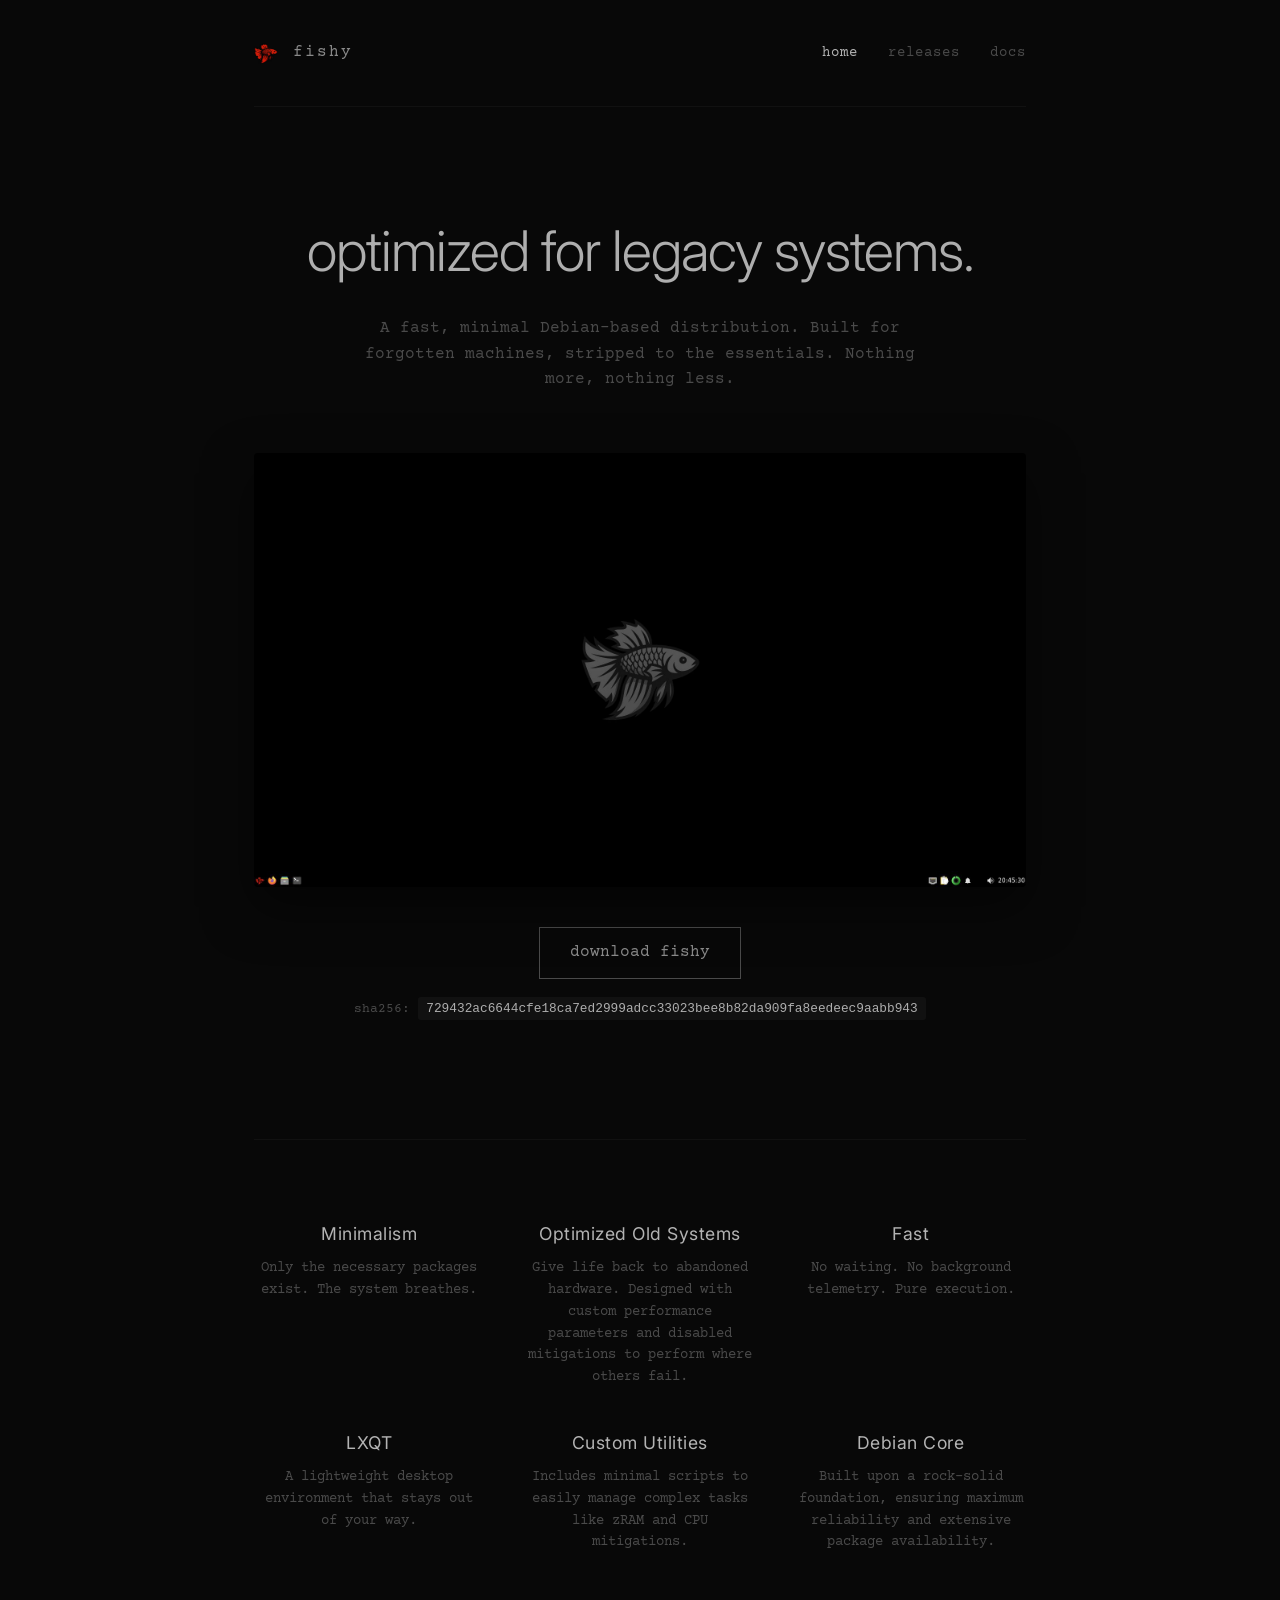
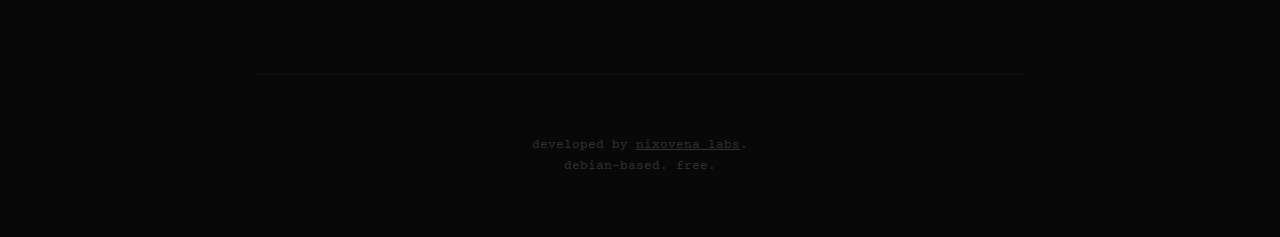
<file: index.html>
<!DOCTYPE html>
<html lang="en">

<head>
    <meta charset="UTF-8">
    <meta name="viewport" content="width=device-width, initial-scale=1.0">
    <title>Fishy Linux</title>
    <link rel="icon" type="image/png" href="Assets/fishy.png">
    <link rel="stylesheet" href="style.css">
</head>

<body>

    <div class="container">
        <!-- Navbar -->
        <nav class="navbar">
            <a href="index.html" class="brand">
                <img src="Assets/fishy.png" alt="Fishy Linux">
                fishy
            </a>
            <ul class="nav-links">
                <li><a href="index.html" style="color: var(--accent);">home</a></li>
                <li><a href="releases.html">releases</a></li>
                <li><a href="docs.html">docs</a></li>
            </ul>
        </nav>

        <!-- Hero -->
        <section class="hero">
            <h1>optimized for legacy systems.</h1>
            <p>A fast, minimal Debian-based distribution. Built for forgotten machines, stripped to the essentials.
                Nothing more, nothing less.</p>

            <div class="desktop-showcase">
                <img src="Assets/fishy-de.jpeg" alt="Fishy Linux Desktop Environment">
            </div>

            <a href="https://sourceforge.net/projects/fishy-linux/files/release/fishylinux-3.0-amd64.iso/download"
                class="btn-download">download fishy</a>

            <div style="margin-top: 20px; font-size: 0.8rem; color: var(--text-secondary);">
                <span>sha256: </span><code
                    style="background: #111; padding: 4px 8px; border-radius: 3px; color: #aeaeae; user-select: all; cursor: copy;">729432ac6644cfe18ca7ed2999adcc33023bee8b82da909fa8eedeec9aabb943</code>
            </div>
        </section>

        <!-- Core Pillars -->
        <section class="features">
            <div class="feature">
                <h3>Minimalism</h3>
                <p>Only the necessary packages exist. The system breathes.</p>
            </div>
            <div class="feature">
                <h3>Optimized Old Systems</h3>
                <p>Give life back to abandoned hardware. Designed with custom performance parameters and disabled
                    mitigations to perform where others fail.</p>
            </div>
            <div class="feature">
                <h3>Fast</h3>
                <p>No waiting. No background telemetry. Pure execution.</p>
            </div>
            <div class="feature">
                <h3>LXQT</h3>
                <p>A lightweight desktop environment that stays out of your way.</p>
            </div>
            <div class="feature">
                <h3>Custom Utilities</h3>
                <p>Includes minimal scripts to easily manage complex tasks like zRAM and CPU mitigations.</p>
            </div>
            <div class="feature">
                <h3>Debian Core</h3>
                <p>Built upon a rock-solid foundation, ensuring maximum reliability and extensive package availability.
                </p>
            </div>
        </section>

        <!-- Footer -->
        <footer class="footer">
            <p>developed by <a href="https://nixovena.org" style="color: inherit; text-decoration: underline;">nixovena
                    labs</a>.</p>
            <p>debian-based. free.</p>
        </footer>
    </div>

</body>

</html>
</file>
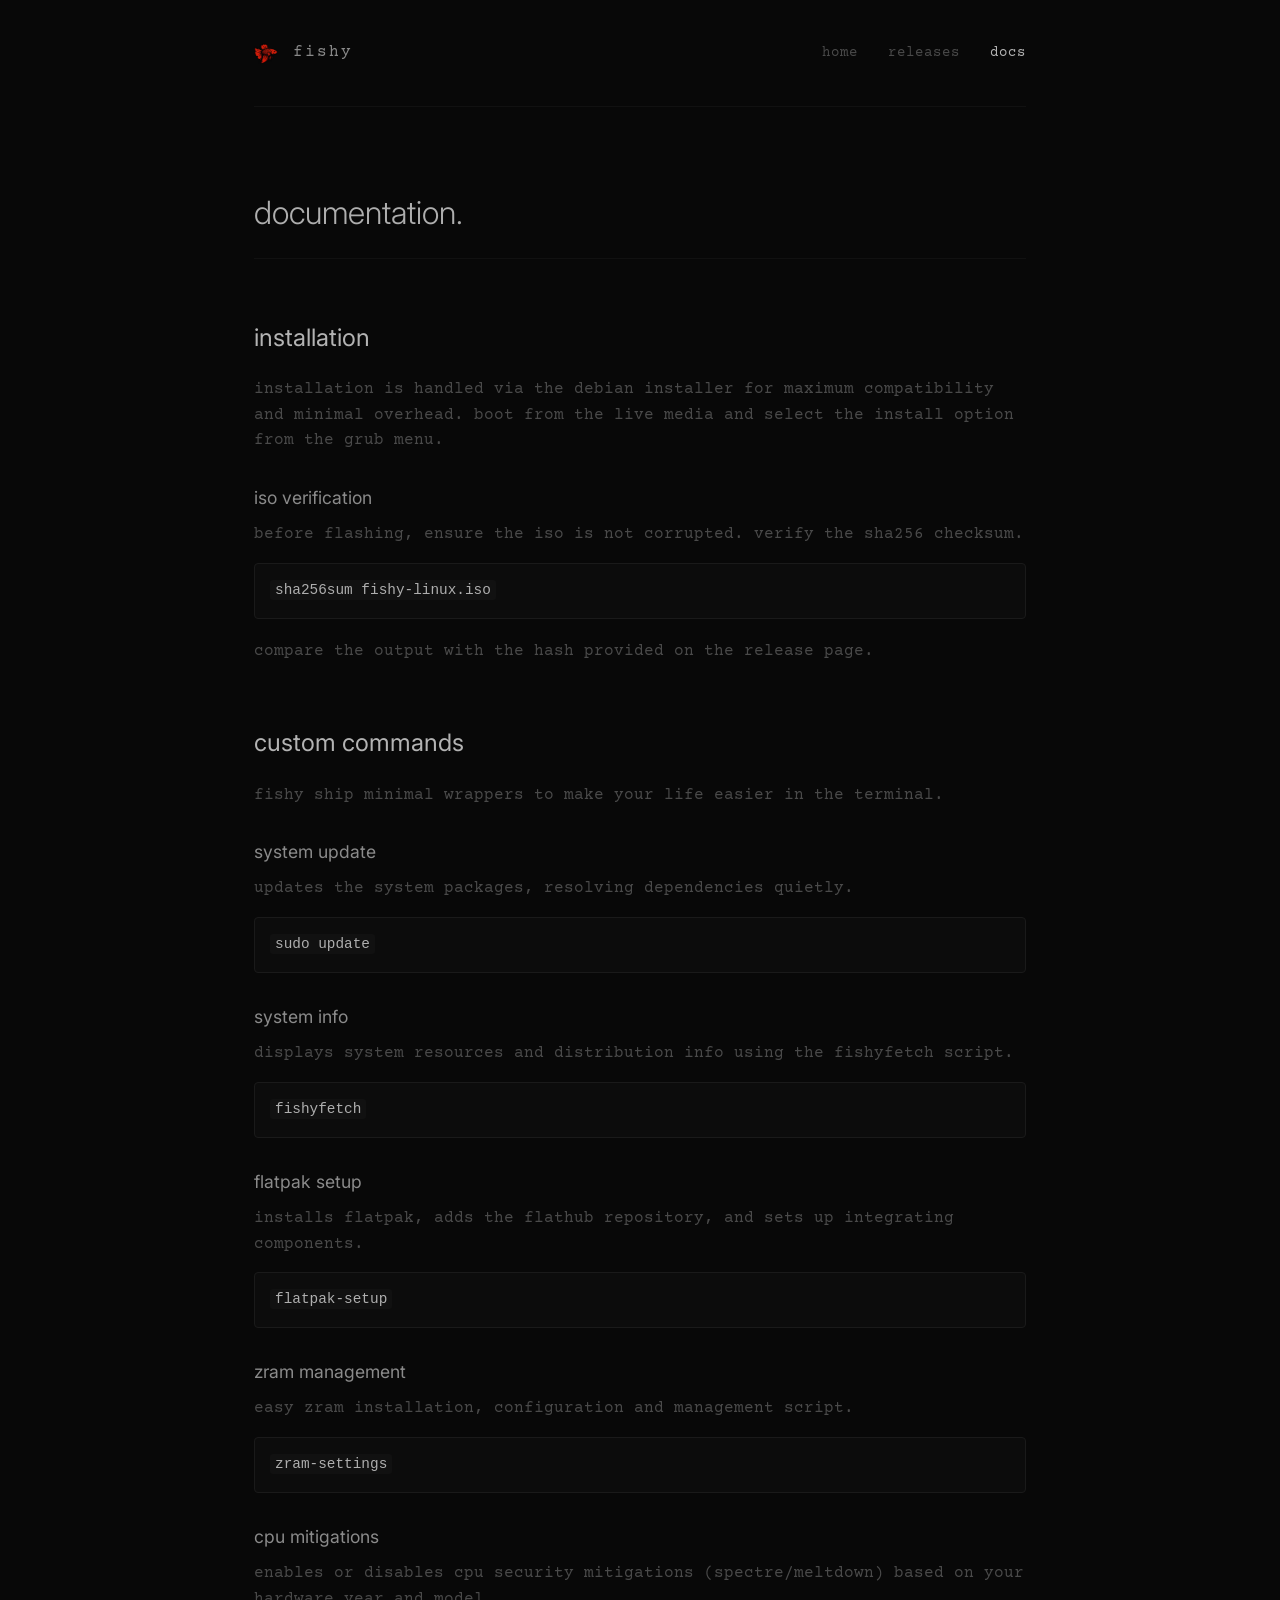
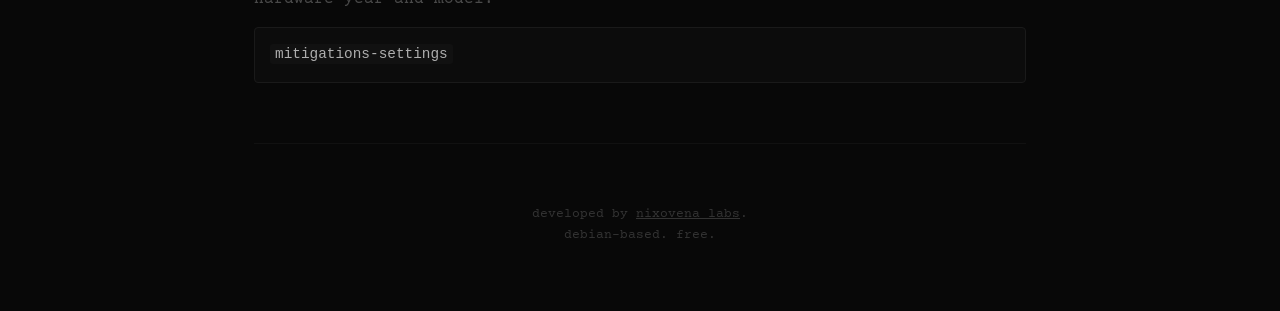
<file: docs.html>
<!DOCTYPE html>
<html lang="en">

<head>
    <meta charset="UTF-8">
    <meta name="viewport" content="width=device-width, initial-scale=1.0">
    <title>Docs - Fishy Linux</title>
    <link rel="icon" type="image/png" href="Assets/fishy.png">
    <link rel="stylesheet" href="style.css">
    <style>
        .page-header {
            margin-top: 80px;
            margin-bottom: 60px;
            border-bottom: 1px solid #111;
            padding-bottom: 20px;
        }

        .page-header h1 {
            font-family: var(--font-sans);
            font-weight: 300;
            color: #aeaeae;
        }

        .doc-section {
            margin-bottom: 60px;
        }

        .doc-section h2 {
            font-family: var(--font-sans);
            font-size: 1.5rem;
            color: var(--accent);
            margin-bottom: 20px;
            font-weight: 400;
        }

        .doc-section h3 {
            font-family: var(--font-sans);
            font-size: 1.1rem;
            color: var(--text-primary);
            margin-top: 30px;
            margin-bottom: 10px;
            font-weight: 400;
        }

        .doc-section p {
            color: var(--text-secondary);
            margin-bottom: 15px;
        }

        pre {
            background-color: #0c0c0c;
            border: 1px solid #1a1a1a;
            padding: 15px;
            border-radius: 4px;
            overflow-x: auto;
            margin-bottom: 20px;
            color: #aeaeae;
            font-family: var(--font-mono);
            font-size: 0.9rem;
        }

        code {
            color: #aeaeae;
            background: #111;
            padding: 2px 5px;
            border-radius: 3px;
        }
    </style>
</head>

<body>

    <div class="container">
        <!-- Navbar -->
        <nav class="navbar">
            <a href="index.html" class="brand">
                <img src="Assets/fishy.png" alt="Fishy Linux">
                fishy
            </a>
            <ul class="nav-links">
                <li><a href="index.html">home</a></li>
                <li><a href="releases.html">releases</a></li>
                <li><a href="docs.html" style="color: var(--accent);">docs</a></li>
            </ul>
        </nav>

        <header class="page-header">
            <h1>documentation.</h1>
        </header>

        <section class="doc-section">
            <h2>installation</h2>
            <p>installation is handled via the debian installer for maximum compatibility and minimal overhead. boot
                from the live media and select the install option from the grub menu.</p>

            <h3>iso verification</h3>
            <p>before flashing, ensure the iso is not corrupted. verify the sha256 checksum.</p>
            <pre><code>sha256sum fishy-linux.iso</code></pre>
            <p>compare the output with the hash provided on the release page.</p>
        </section>

        <section class="doc-section">
            <h2>custom commands</h2>
            <p>fishy ship minimal wrappers to make your life easier in the terminal.</p>

            <h3>system update</h3>
            <p>updates the system packages, resolving dependencies quietly.</p>
            <pre><code>sudo update</code></pre>

            <h3>system info</h3>
            <p>displays system resources and distribution info using the fishyfetch script.</p>
            <pre><code>fishyfetch</code></pre>

            <h3>flatpak setup</h3>
            <p>installs flatpak, adds the flathub repository, and sets up integrating components.</p>
            <pre><code>flatpak-setup</code></pre>

            <h3>zram management</h3>
            <p>easy zram installation, configuration and management script.</p>
            <pre><code>zram-settings</code></pre>

            <h3>cpu mitigations</h3>
            <p>enables or disables cpu security mitigations (spectre/meltdown) based on your hardware year and model.</p>
            <pre><code>mitigations-settings</code></pre>
        </section>

        <!-- Footer -->
        <footer class="footer">
            <p>developed by <a href="https://nixovena.org" style="color: inherit; text-decoration: underline;">nixovena labs</a>.</p>
            <p>debian-based. free.</p>
        </footer>
    </div>

</body>

</html>
</file>
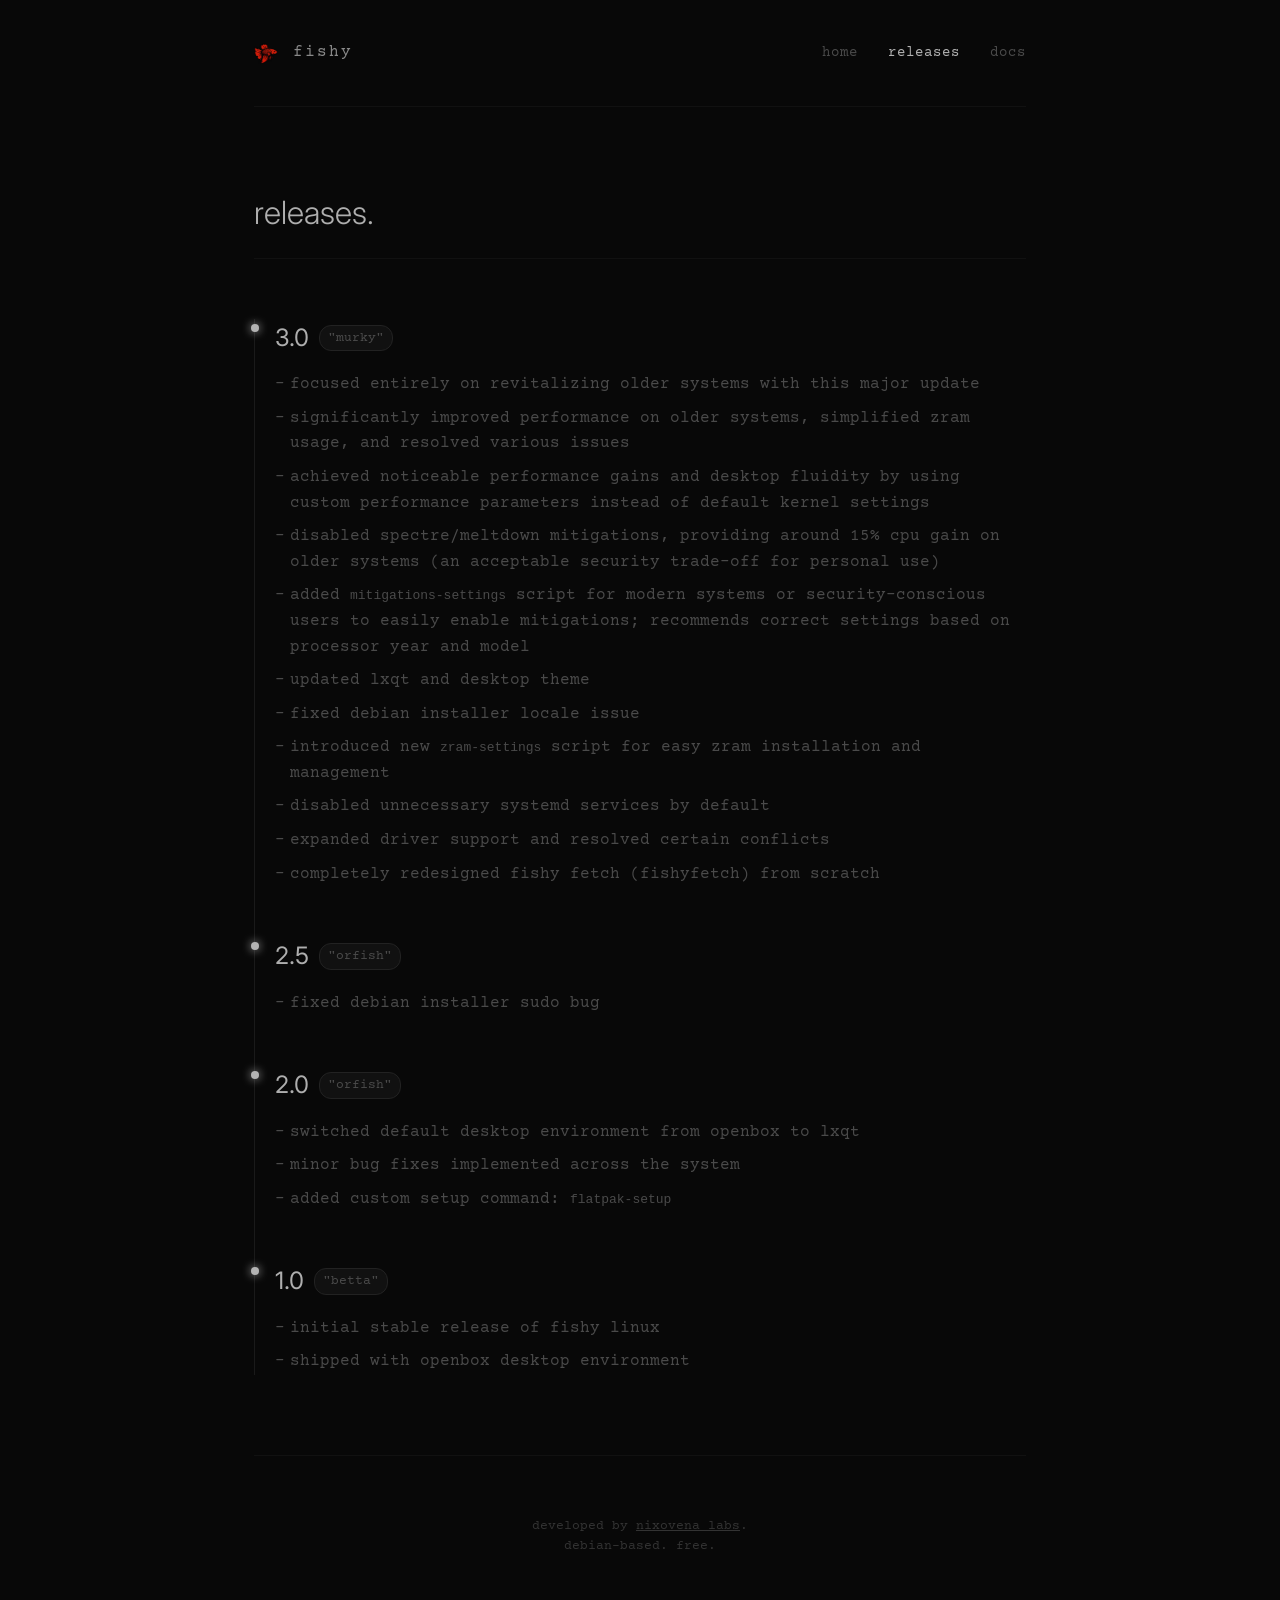
<file: releases.html>
<!DOCTYPE html>
<html lang="en">

<head>
    <meta charset="UTF-8">
    <meta name="viewport" content="width=device-width, initial-scale=1.0">
    <title>Releases - Fishy Linux</title>
    <link rel="icon" type="image/png" href="Assets/fishy.png">
    <link rel="stylesheet" href="style.css">
    <style>
        .page-header {
            margin-top: 80px;
            margin-bottom: 60px;
            border-bottom: 1px solid #111;
            padding-bottom: 20px;
        }

        .page-header h1 {
            font-family: var(--font-sans);
            font-weight: 300;
            color: #aeaeae;
        }

        .timeline {
            position: relative;
            margin: 40px 0 80px 0;
            padding-left: 20px;
            border-left: 1px solid #1a1a1a;
        }

        .release {
            position: relative;
            margin-bottom: 50px;
        }

        .release::before {
            content: '';
            position: absolute;
            left: -24px;
            top: 5px;
            width: 8px;
            height: 8px;
            border-radius: 50%;
            background-color: var(--accent);
            box-shadow: 0 0 10px var(--accent);
        }

        .release-version {
            font-family: var(--font-sans);
            font-size: 1.5rem;
            color: #aeaeae;
            font-weight: 400;
            margin-bottom: 5px;
            display: flex;
            align-items: center;
            gap: 10px;
        }

        .release-tag {
            font-size: 0.8rem;
            padding: 2px 8px;
            background-color: #111;
            border: 1px solid #222;
            border-radius: 12px;
            color: var(--text-secondary);
            font-family: var(--font-mono);
        }

        .release-changes {
            list-style-type: none;
            margin-top: 15px;
            color: var(--text-secondary);
        }

        .release-changes li {
            margin-bottom: 8px;
            position: relative;
            padding-left: 15px;
        }

        .release-changes li::before {
            content: '-';
            position: absolute;
            left: 0;
            color: var(--text-secondary);
        }
    </style>
</head>

<body>

    <div class="container">
        <!-- Navbar -->
        <nav class="navbar">
            <a href="index.html" class="brand">
                <img src="Assets/fishy.png" alt="Fishy Linux">
                fishy
            </a>
            <ul class="nav-links">
                <li><a href="index.html">home</a></li>
                <li><a href="releases.html" style="color: var(--accent);">releases</a></li>
                <li><a href="docs.html">docs</a></li>
            </ul>
        </nav>

        <header class="page-header">
            <h1>releases.</h1>
        </header>

        <div class="timeline">
            <div class="release">
                <div class="release-version">
                    3.0 <span class="release-tag">"murky"</span>
                </div>
                <ul class="release-changes">
                    <li>focused entirely on revitalizing older systems with this major update</li>
                    <li>significantly improved performance on older systems, simplified zram usage, and resolved various issues</li>
                    <li>achieved noticeable performance gains and desktop fluidity by using custom performance parameters instead of default kernel settings</li>
                    <li>disabled spectre/meltdown mitigations, providing around 15% cpu gain on older systems (an acceptable security trade-off for personal use)</li>
                    <li>added <code>mitigations-settings</code> script for modern systems or security-conscious users to easily enable mitigations; recommends correct settings based on processor year and model</li>
                    <li>updated lxqt and desktop theme</li>
                    <li>fixed debian installer locale issue</li>
                    <li>introduced new <code>zram-settings</code> script for easy zram installation and management</li>
                    <li>disabled unnecessary systemd services by default</li>
                    <li>expanded driver support and resolved certain conflicts</li>
                    <li>completely redesigned fishy fetch (fishyfetch) from scratch</li>
                </ul>
            </div>

            <div class="release">
                <div class="release-version">
                    2.5 <span class="release-tag">"orfish"</span>
                </div>
                <ul class="release-changes">
                    <li>fixed debian installer sudo bug</li>
                </ul>
            </div>

            <div class="release">
                <div class="release-version">
                    2.0 <span class="release-tag">"orfish"</span>
                </div>
                <ul class="release-changes">
                    <li>switched default desktop environment from openbox to lxqt</li>
                    <li>minor bug fixes implemented across the system</li>
                    <li>added custom setup command: <code>flatpak-setup</code></li>
                </ul>
            </div>

            <div class="release">
                <div class="release-version">
                    1.0 <span class="release-tag">"betta"</span>
                </div>
                <ul class="release-changes">
                    <li>initial stable release of fishy linux</li>
                    <li>shipped with openbox desktop environment</li>
                </ul>
            </div>
        </div>

        <!-- Footer -->
        <footer class="footer">
            <p>developed by <a href="https://nixovena.org" style="color: inherit; text-decoration: underline;">nixovena labs</a>.</p>
            <p>debian-based. free.</p>
        </footer>
    </div>

</body>

</html>
</file>
<file: style.css>
@import url('https://fonts.googleapis.com/css2?family=Courier+Prime:ital,wght@0,400;0,700;1,400&family=Inter:wght@300;400;600&display=swap');

:root {
    --bg-color: #080808;
    --text-primary: #8a8a8a;
    --text-secondary: #4a4a4a;
    --accent: #b3b3b3;
    --font-mono: 'Courier Prime', monospace;
    --font-sans: 'Inter', sans-serif;
}

* {
    margin: 0;
    padding: 0;
    box-sizing: border-box;
}

body {
    background-color: var(--bg-color);
    color: var(--text-primary);
    font-family: var(--font-mono);
    line-height: 1.6;
    overflow-x: hidden;
}

a {
    color: var(--text-secondary);
    text-decoration: none;
    transition: color 0.5s ease;
}

a:hover {
    color: var(--accent);
}

.container {
    max-width: 900px;
    margin: 0 auto;
    padding: 0 5%;
}

/* Navbar */
.navbar {
    display: flex;
    justify-content: space-between;
    align-items: center;
    padding: 40px 0;
    border-bottom: 1px solid #111;
}

.brand {
    display: flex;
    align-items: center;
    gap: 15px;
    font-size: 1rem;
    color: var(--text-primary);
    letter-spacing: 2px;
}

.brand img {
    height: 24px;
    opacity: 0.9;
    transition: opacity 1s ease;
}

.brand:hover img {
    opacity: 1;
}

.nav-links {
    list-style: none;
    display: flex;
    gap: 30px;
}

.nav-links li a {
    font-size: 0.9rem;
    letter-spacing: 1px;
}

/* Hero Section */
.hero {
    margin-top: 100px;
    text-align: center;
    animation: fade-in 2s ease-in-out;
}

@keyframes fade-in {
    0% { opacity: 0; transform: translateY(10px); }
    100% { opacity: 1; transform: translateY(0); }
}

.hero h1 {
    font-family: var(--font-sans);
    font-weight: 300;
    font-size: 3.5rem;
    color: #aeaeae;
    letter-spacing: -1px;
    margin-bottom: 20px;
}

.hero p {
    font-size: 1rem;
    color: var(--text-secondary);
    max-width: 600px;
    margin: 0 auto;
    margin-bottom: 60px;
}

.desktop-showcase {
    position: relative;
    width: 100%;
    max-width: 800px;
    margin: 0 auto;
    border-radius: 4px;
    overflow: hidden;
    box-shadow: 0 20px 50px rgba(0,0,0,0.5);
    transition: transform 2s ease;
}

.desktop-showcase:hover {
    transform: scale(1.02);
}

.btn-download {
    display: inline-block;
    margin-top: 40px;
    padding: 12px 30px;
    border: 1px solid var(--text-secondary);
    color: var(--text-primary);
    font-family: var(--font-mono);
    text-transform: lowercase;
    transition: all 0.5s ease;
    cursor: pointer;
}

.btn-download:hover {
    border-color: var(--accent);
    color: #fff;
    box-shadow: 0 0 15px rgba(255,255,255,0.1);
}

.desktop-showcase img {
    width: 100%;
    display: block;
}

/* Features */
.features {
    margin: 120px 0;
    display: grid;
    grid-template-columns: repeat(auto-fit, minmax(200px, 1fr));
    gap: 40px;
    text-align: center;
    border-top: 1px solid #111;
    padding-top: 80px;
}

.feature h3 {
    font-family: var(--font-sans);
    font-weight: 400;
    font-size: 1.1rem;
    color: var(--accent);
    margin-bottom: 10px;
    letter-spacing: 0.5px;
}

.feature p {
    font-size: 0.85rem;
    color: var(--text-secondary);
}

/* Footer */
.footer {
    padding: 60px 0;
    text-align: center;
    border-top: 1px solid #111;
    font-size: 0.8rem;
    color: #333;
}
</file>
